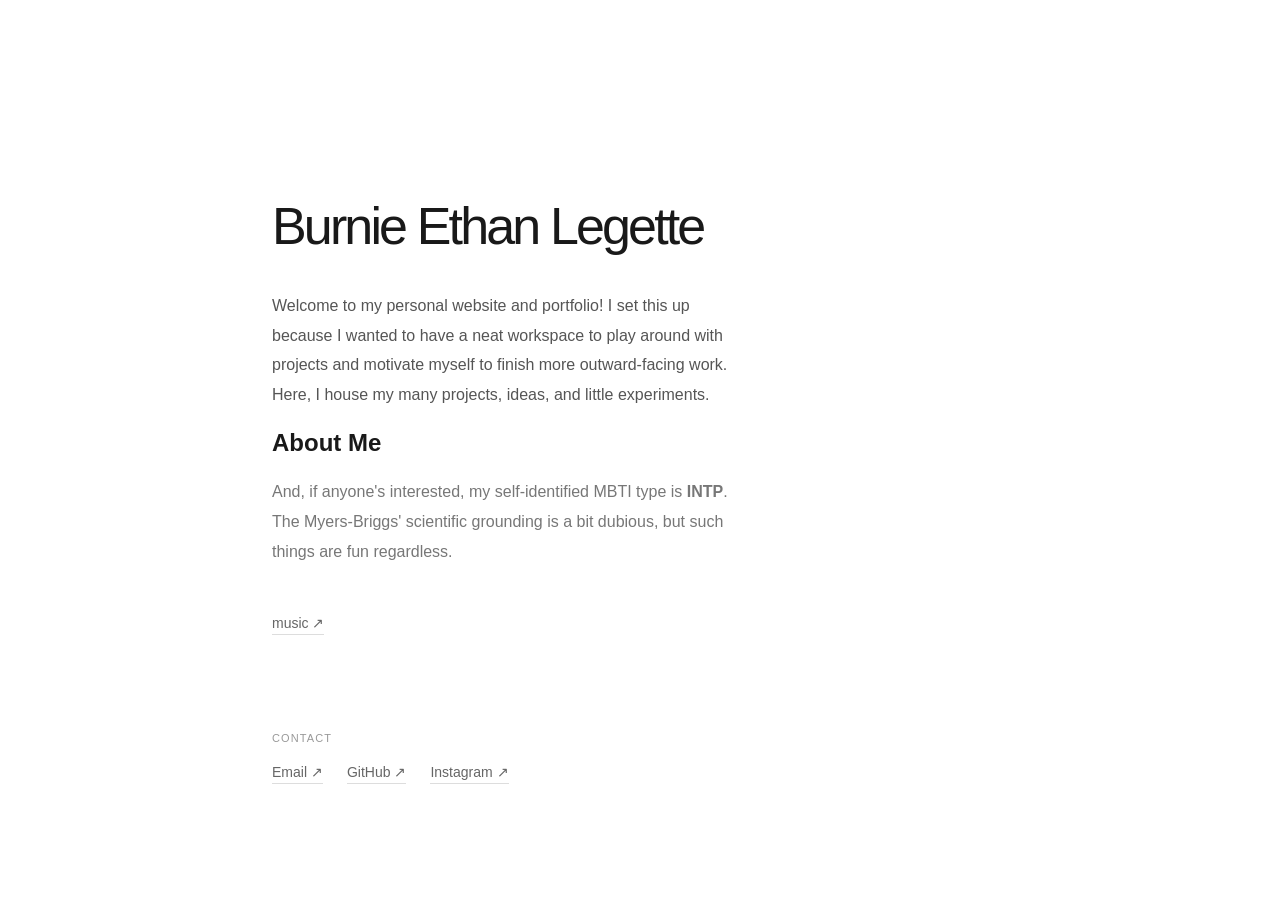
<file: index.html>
<!DOCTYPE html>
<html lang="en">
<head>
  <meta charset="UTF-8">
  <meta name="viewport" content="width=device-width, initial-scale=1.0">
  <title>Burnie Ethan Legette</title>
  <link rel="stylesheet" href="style.css">
</head>
<body>
  <main>
    <h1>Burnie Ethan Legette</h1>

    <div class="intro">
      <p>
        Welcome to my personal website and portfolio! I set this up because I wanted to have a neat workspace to play around with projects and motivate myself to finish more outward-facing work.
        Here, I house my many projects, ideas, and little experiments.
      </p>

      <h2>About Me</h2>
      <p>

      </p>

      <p>And, if anyone's interested, my self-identified MBTI type is <b>INTP</b>. The Myers-Briggs' scientific grounding is a bit dubious, but such things are fun regardless.</p>
    </div>
    <nav class="links">
      <a href="music/index.html">music ↗</a>
    </nav>

    
    <section class="contact">
      <h2>Contact</h2>

      <div class="contact-links">
        <a href="mailto:nerdyburnie@gmail.com">Email ↗</a>
        <a href="https://github.com/burnielegette"
          target="_blank" rel="noopener noreferrer">
          GitHub ↗
        </a>

        <a href="https://www.instagram.com/burnielegette/"
          target="_blank" rel="noopener noreferrer">
          Instagram ↗
        </a>
      </div>
    </section>

  </main>
</body>
</html>
</file>
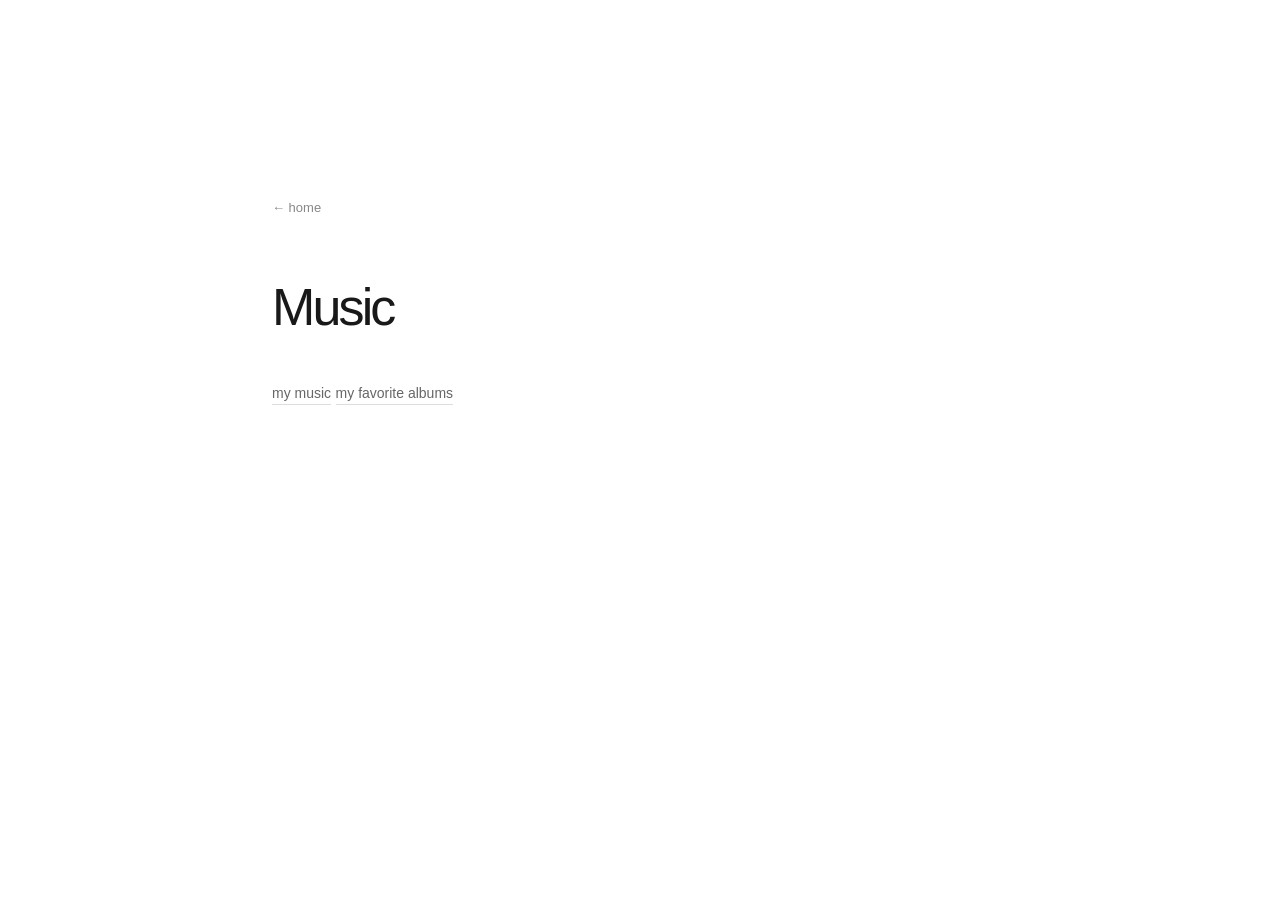
<file: music/index.html>
<!DOCTYPE html>
<html lang="en">
<head>
  <meta charset="UTF-8">
  <meta name="viewport" content="width=device-width, initial-scale=1.0">
  <title>Music — Burnie Ethan Legette</title>
  <link rel="stylesheet" href="../style.css">
</head>
<body>
  <main>
    <a href="../index.html" class="back-link">← home</a>
    <h1>Music</h1>
    <nav class="links">
      <a href="my-music.html" class="links">my music</a>
      <a href="fav-albums.html" class="links">my favorite albums</a>
  </main>
</body>
</html>
</file>
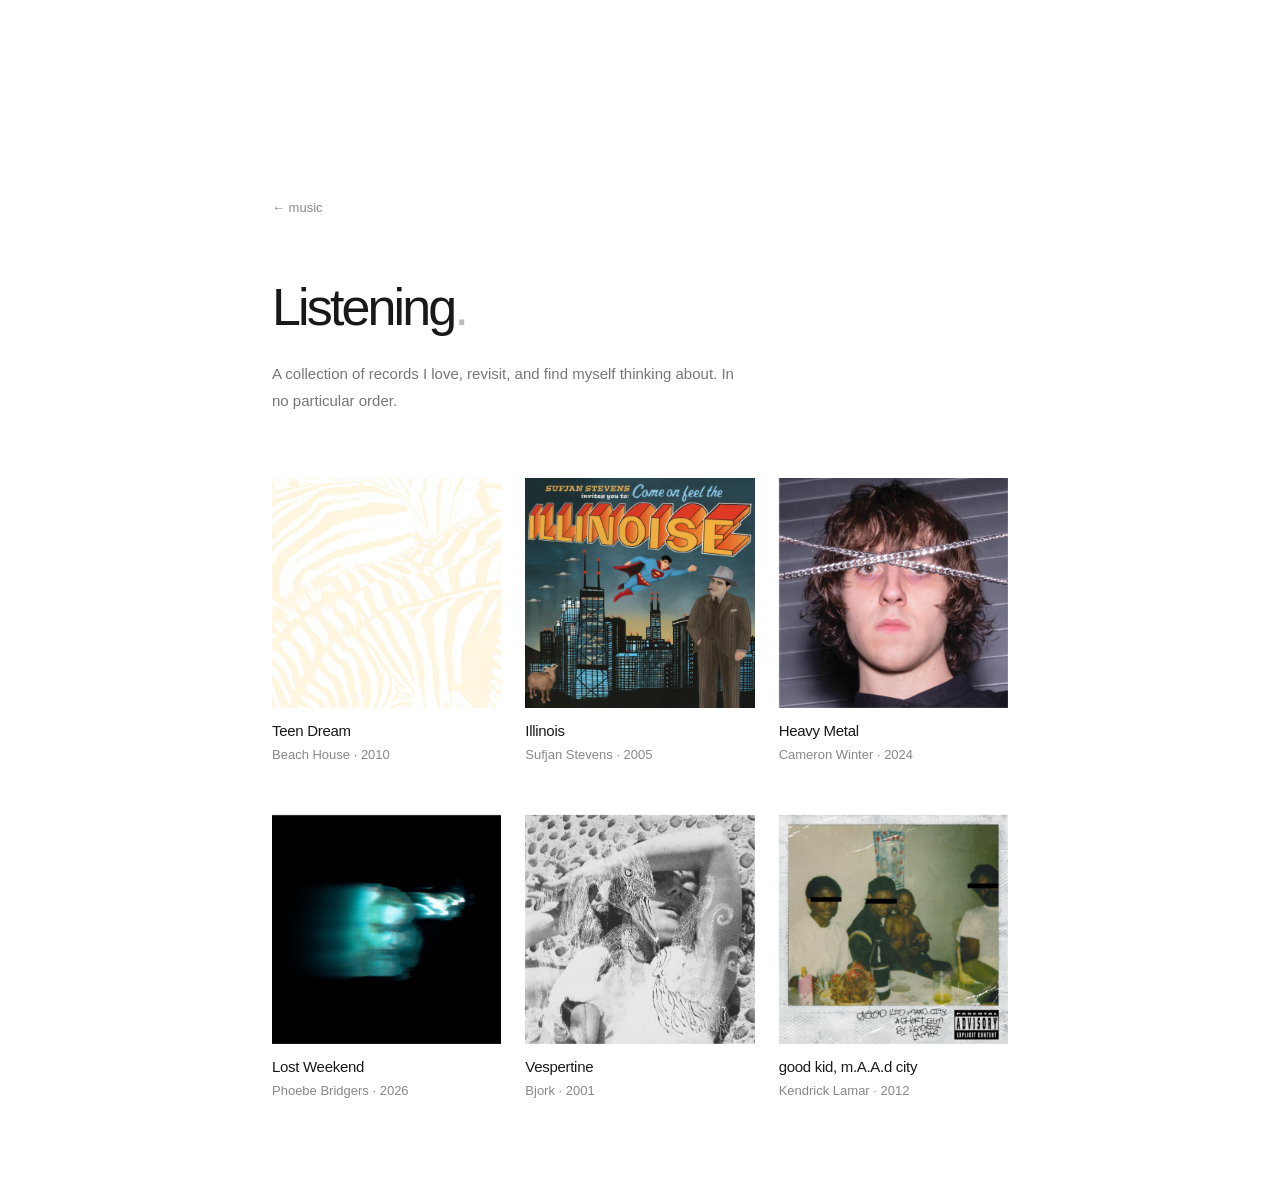
<file: music/fav-albums.html>
<!DOCTYPE html>
<html lang="en">
<head>
  <meta charset="UTF-8">
  <meta name="viewport"
        content="width=device-width, initial-scale=1.0">
  <title>Favorite Albums — Burnie Ethan Legette</title>
  <link rel="stylesheet" href="../style.css">
</head>

<body>
  <main class="listening-page">

    <a href="index.html" class="back-link">← music</a>

    <h1>Listening<span class="period">.</span></h1>

    <p class="listening-intro">
      A collection of records I love, revisit,
      and find myself thinking about.
      In no particular order.
    </p>

    


<section class="album-grid">

  <article class="album-tile">
    <button class="album-card" type="button"
            aria-label="Read about Teen Dream"
            aria-pressed="false">

      <span class="album-card-inner">
        <span class="album-front">
          <img src="../images/albums/teen-dream.png"
               alt="Teen Dream album cover">
        </span>

        <span class="album-back">
          <span class="album-reflection">
            Write your personal reflection here.
            What does this album mean to you?
            What keeps you returning to it?
          </span>
        </span>
      </span>
    </button>

    <h2>Teen Dream</h2>
    <p>Beach House · 2010</p>
  </article>

  <article class="album-tile">
    <button class="album-card" type="button"
            aria-label="Read about Illinois"
            aria-pressed="false">

      <span class="album-card-inner">
        <span class="album-front">
          <img src="../images/albums/illinois.png"
               alt="Illinois album cover">
        </span>

        <span class="album-back">
          <span class="album-reflection">
            Your thoughts about this record go here.
            Keep it relatively concise so it fits
            comfortably on the back of the tile.
          </span>
        </span>
      </span>
    </button>

    <h2>Illinois</h2>
    <p>Sufjan Stevens · 2005</p>
  </article>

  <article class="album-tile">
    <button class="album-card" type="button"
            aria-label="Read about Heavy Metal"
            aria-pressed="false">

      <span class="album-card-inner">
        <span class="album-front">
          <img src="../images/albums/heavy-metal.jpg"
               alt="Heavy Metal album cover">
        </span>

        <span class="album-back">
          <span class="album-reflection">
            Write your personal reflection here.
            What does this album mean to you?
            What keeps you returning to it?
          </span>
        </span>
      </span>
    </button>

    <h2>Heavy Metal</h2>
    <p>Cameron Winter · 2024</p>
  </article>

  <article class="album-tile">
    <button class="album-card" type="button"
            aria-label="Read about Lost Weekend"
            aria-pressed="false">

      <span class="album-card-inner">
        <span class="album-front">
          <img src="../images/albums/lost-weekend.jpg"
               alt="Lost Weekend album cover">
        </span>

        <span class="album-back">
          <span class="album-reflection">
            Write your personal reflection here.
            What does this album mean to you?
            What keeps you returning to it?
          </span>
        </span>
      </span>
    </button>

    <h2>Lost Weekend</h2>
    <p>Phoebe Bridgers · 2026</p>
  </article>

  <article class="album-tile">
    <button class="album-card" type="button"
            aria-label="Read about Vespertine"
            aria-pressed="false">

      <span class="album-card-inner">
        <span class="album-front">
          <img src="../images/albums/vespertine.jpg"
               alt="Vespertine album cover">
        </span>

        <span class="album-back">
          <span class="album-reflection">
            Write your personal reflection here.
            What does this album mean to you?
            What keeps you returning to it?
          </span>
        </span>
      </span>
    </button>

    <h2>Vespertine</h2>
    <p>Bjork · 2001</p>
  </article>

  <article class="album-tile">
    <button class="album-card" type="button"
            aria-label="Read about Good Kid, M.A.A.D City"
            aria-pressed="false">

      <span class="album-card-inner">
        <span class="album-front">
          <img src="../images/albums/goodkid.jpg"
               alt="Good Kid, M.A.A.D City album cover">
        </span>

        <span class="album-back">
          <span class="album-reflection">
            [Write your personal reflection here.
            What does this album mean to you?
            What keeps you returning to it?]
          </span>
        </span>
      </span>
    </button>

    <h2>good kid, m.A.A.d city</h2>
    <p>Kendrick Lamar · 2012</p>
  </article>



</section>

  </main>

  
<script>
  const cards = document.querySelectorAll(".album-card");

  cards.forEach(card => {
    card.addEventListener("click", () => {
      const flipped = card.classList.toggle("is-flipped");

      card.setAttribute("aria-pressed", flipped);

      card.setAttribute(
        "aria-label",
        flipped ? "Show album cover" :
                  "Read album reflection"
      );
    });
  });
</script>

</body>
</html>
</file>
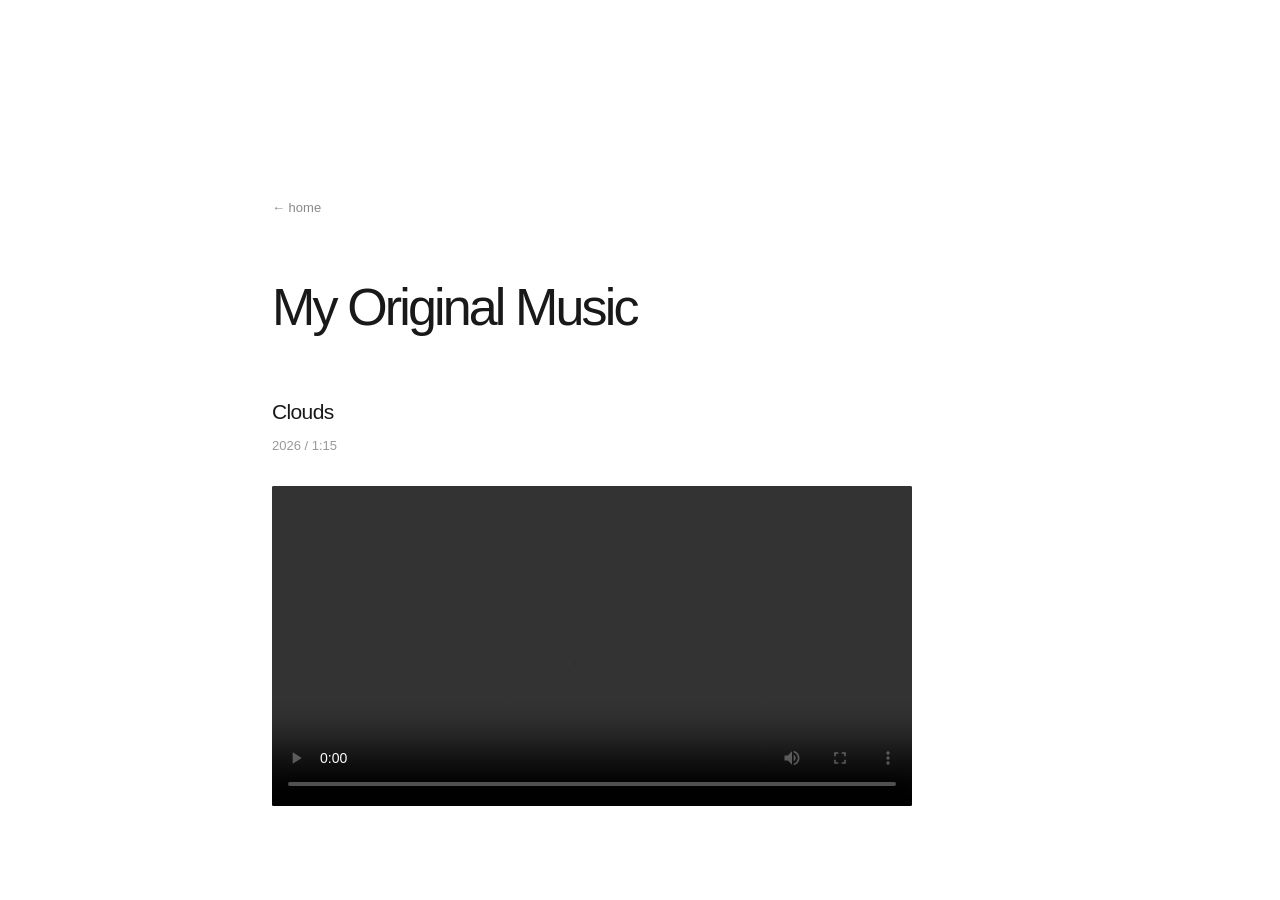
<file: music/my-music.html>
<!DOCTYPE html>
<html lang="en">
<head>
  <meta charset="UTF-8">
  <meta name="viewport" content="width=device-width, initial-scale=1.0">
  <title>My Original Music — Burnie Ethan Legette</title>
  <link rel="stylesheet" href="../style.css">
</head>
<body>
  <main>
    <a href="../index.html" class="back-link">← home</a>

    <h1>My Original Music</h1>

    <section class="song">
      <h2>Clouds</h2>
      <p class="song-info">2026 / 1:15</p>
      <video controls preload="metadata" playsinline>
        <source src="../video/clouds-visual1.mp4" type="video/mp4">
        Your browser does not support video playback.
      </video>
    </section>
  </main>
</body>
</html>
</file>
<file: style.css>
* {
  box-sizing: border-box;
}

html {
  -webkit-font-smoothing: antialiased;
}

body {
  margin: 0;
  background: #ffffff;
  color: #191919;

  font-family: -apple-system, BlinkMacSystemFont,
    "Segoe UI", Helvetica, Arial, sans-serif;
}

main {
  max-width: 800px;
  margin: 0 auto;
  padding: clamp(120px, 22vh, 220px) 32px 80px;
}

h1 {
  margin: 0 0 36px;
  font-size: clamp(38px, 5vw, 52px);
  font-weight: 400;
  letter-spacing: -0.055em;
  line-height: 1.1;
}

.period {
  color: #bcbcbc;
}

.intro {
  max-width: 480px;
}

p {
  margin: 0 0 18px;
  font-size: 16px;
  font-weight: 400;
  line-height: 1.85;
  color: #555555;
}

p:last-child {
  color: #777777;
}

@media (max-width: 600px) {
  main {
    padding: 110px 26px 60px;
  }

  h1 {
    margin-bottom: 28px;
  }
}


/* Navigation */

.back-link {
  display: inline-block;
  margin-bottom: 64px;
  font-size: 13px;
  color: #888;
  text-decoration: none;
  transition: color 0.2s ease;
}

.back-link:hover {
  color: #191919;
}

/* Music */

.song {
  margin-top: 64px;
  max-width: 480px;
}

.song h2 {
  margin: 0 0 10px;
  font-size: 21px;
  font-weight: 400;
  letter-spacing: -0.03em;
}

.song-info {
  margin: 0 0 28px;
  font-size: 13px;
  color: #999;
}

.song audio {
  display: block;
  width: 100%;
}

.links {
  margin-top: 48px;
}

.links a {
  font-size: 14px;
  color: #666;
  text-decoration: none;
  border-bottom: 1px solid #ddd;
  padding-bottom: 3px;
}

.links a:hover {
  color: #191919;
  border-color: #191919;
}


.song video {
  display: block;
  width: 100%;
  height: auto;
  margin-top: 24px;
  background: #111;
  border-radius: 2px;
}

/* Make room for the visualizer */
.song {
  max-width: 640px;
}


/* Contact */

.contact {
  margin-top: 100px;
}

.contact h2 {
  margin: 0 0 20px;
  color: #999;
  font-size: 11px;
  font-weight: 500;
  letter-spacing: 0.1em;
  text-transform: uppercase;
}

.contact-links {
  display: flex;
  flex-wrap: wrap;
  gap: 12px 24px;
}

.contact-links a {
  color: #666;
  font-size: 14px;
  text-decoration: none;
  border-bottom: 1px solid #ddd;
  padding-bottom: 3px;
  transition:
    color 0.2s ease,
    border-color 0.2s ease;
}

.contact-links a:hover {
  color: #191919;
  border-color: #191919;
}

.contact-links a:focus-visible {
  outline: 2px solid #191919;
  outline-offset: 4px;
}


/* LISTENING PAGE */

.listening-page {
  max-width: 800px;
}

.listening-intro {
  max-width: 480px;
  margin-top: -12px;
  color: #777;
  font-size: 15px;
  line-height: 1.8;
}

/* Album collection */

.listening-collection {
  max-width: 640px;
  margin-top: 88px;
}

/* Footer */

.listening-footer {
  margin-top: 48px;
  color: #aaa;
  font-size: 12px;
}

/* Mobile */

@media (max-width: 600px) {
  .listening-collection {
    margin-top: 64px;
  }

  .listening-album {
    padding: 18px 0;
    gap: 16px;
  }
}


/* Link to listening collection */

.listening-link {
  display: inline-block;
  color: #555;
  font-size: 14px;
  text-decoration: none;
  border-bottom: 1px solid #ddd;
  padding-bottom: 3px;
  transition:
    color 0.2s ease,
    border-color 0.2s ease;
}

.listening-link:hover {
  color: #191919;
  border-color: #191919;
}


/* Album artwork */

.listening-album img {
  width: 76px;
  height: 76px;
  object-fit: cover;
  flex-shrink: 0;
}

@media (max-width: 600px) {
  .listening-album img {
    width: 60px;
    height: 60px;
  }
}


/* Listening entries with reflections */

.listening-page .listening-collection {
  max-width: 720px;
  margin-top: 72px;
}

.listening-entry {
  display: grid;
  grid-template-columns: 120px minmax(0, 1fr);
  gap: 32px;
  padding: 36px 0;
  border-top: 1px solid #e8e8e8;
}

.listening-entry img {
  display: block;
  width: 120px;
  height: 120px;
  object-fit: cover;
}

.entry-content h2 {
  margin: 0 0 5px;
  font-size: 19px;
  font-weight: 500;
  letter-spacing: -0.03em;
  color: #191919;
}

.listening-page .entry-meta {
  margin: 0 0 20px;
  font-size: 13px;
  color: #999;
}

.listening-page .entry-reflection {
  margin: 0;
  max-width: 510px;
  font-size: 15px;
  line-height: 1.85;
  color: #555;
}

/* Mobile layout */

@media (max-width: 600px) {
  .listening-entry {
    grid-template-columns: 1fr;
    gap: 20px;
    padding: 32px 0;
  }

  .listening-entry img {
    width: 100px;
    height: 100px;
  }
}


/* LISTENING GRID */

.album-grid {
  display: grid;
  grid-template-columns: repeat(3, minmax(0, 1fr));
  gap: 48px 24px;
  margin-top: 64px;
}

.album-tile {
  min-width: 0;
}

.album-tile h2 {
  margin: 14px 0 4px;
  font-size: 15px;
  font-weight: 500;
  letter-spacing: -0.02em;
}

.album-tile p {
  margin: 0;
  font-size: 13px;
  color: #888;
}

/* FLIP CARD */

.album-card {
  display: block;
  width: 100%;
  aspect-ratio: 1;
  padding: 0;
  border: none;
  background: transparent;
  cursor: pointer;
  perspective: 1000px;
}

.album-card-inner {
  display: block;
  position: relative;
  width: 100%;
  height: 100%;
  transform-style: preserve-3d;
  transition: transform 0.65s ease;
}

.album-card.is-flipped .album-card-inner {
  transform: rotateY(180deg);
}

.album-front,
.album-back {
  position: absolute;
  inset: 0;
  display: block;
  backface-visibility: hidden;
  -webkit-backface-visibility: hidden;
}

.album-front img {
  display: block;
  width: 100%;
  height: 100%;
  object-fit: cover;
}

.album-back {
  box-sizing: border-box;
  display: flex;
  align-items: center;
  padding: 16px;
  background: #f5f5f5;
  color: #333;
  transform: rotateY(180deg);
  overflow: auto;
}

.album-reflection {
  display: block;
  font-size: 12px;
  line-height: 1.6;
  text-align: left;
}

.album-card:focus-visible {
  outline: 2px solid #191919;
  outline-offset: 4px;
}

/* RESPONSIVE GRID */

@media (max-width: 700px) {
  .album-grid {
    grid-template-columns: repeat(2, minmax(0, 1fr));
    gap: 36px 16px;
  }
}

@media (max-width: 420px) {
  .album-grid {
    grid-template-columns: 1fr;
    max-width: 320px;
  }
}

@media (prefers-reduced-motion: reduce) {
  .album-card-inner {
    transition: none;
  }
}
</file>
